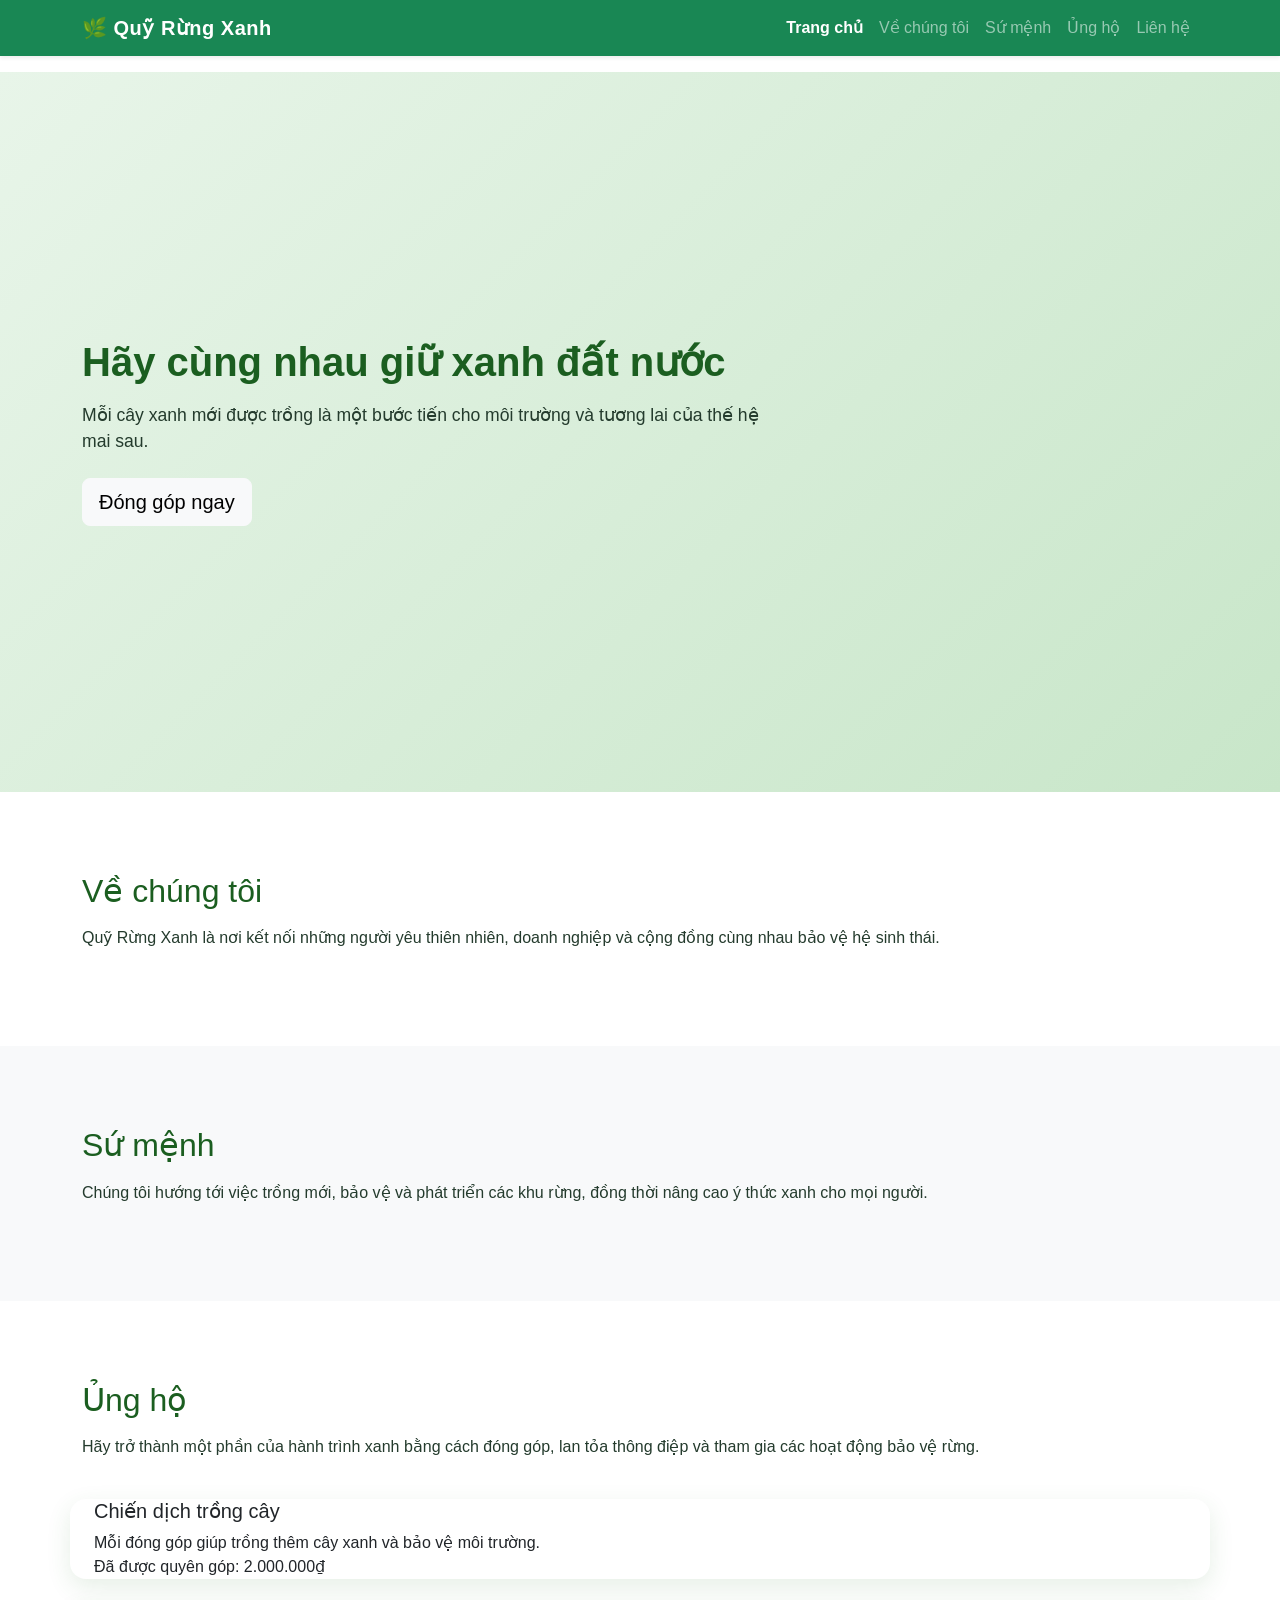
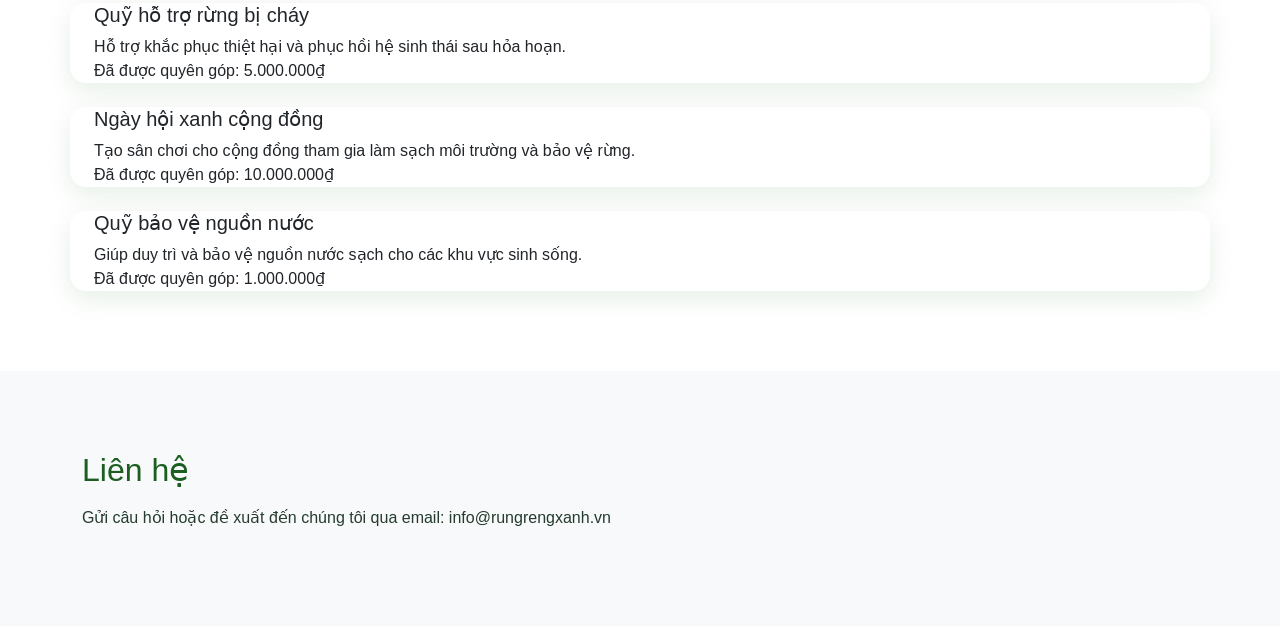
<file: index.html>
<!DOCTYPE html>
<html lang="vi">

<head>
    <meta charset="UTF-8">
    <meta name="viewport" content="width=device-width, initial-scale=1.0">
    <title>Quỹ Rừng Xanh</title>
    <link href="https://cdn.jsdelivr.net/npm/bootstrap@5.3.3/dist/css/bootstrap.min.css" rel="stylesheet">
    <link rel="stylesheet" href="index.css">
</head>

<body>
    <nav class="navbar navbar-expand-lg navbar-dark bg-success shadow-sm fixed-top">
        <div class="container">
            <a class="navbar-brand fw-bold" href="#home">🌿 Quỹ Rừng Xanh</a>
            <button class="navbar-toggler" type="button" data-bs-toggle="collapse" data-bs-target="#navbarNav"
                aria-controls="navbarNav" aria-expanded="false" aria-label="Toggle navigation">
                <span class="navbar-toggler-icon"></span>
            </button>
            <div class="collapse navbar-collapse" id="navbarNav">
                <ul class="navbar-nav ms-auto">
                    <li class="nav-item">
                        <a class="nav-link active" aria-current="page" href="#home">Trang chủ</a>
                    </li>
                    <li class="nav-item">
                        <a class="nav-link" href="#about">Về chúng tôi</a>
                    </li>
                    <li class="nav-item">
                        <a class="nav-link" href="#mission">Sứ mệnh</a>
                    </li>
                    <li class="nav-item">
                        <a class="nav-link" href="#support">Ủng hộ</a>
                    </li>
                    <li class="nav-item">
                        <a class="nav-link" href="#contact">Liên hệ</a>
                    </li>
                </ul>
            </div>
        </div>
    </nav>

    <main>
        <div id="home" class="hero-section">
            <div class="container py-5">
                <h1>Hãy cùng nhau giữ xanh đất nước</h1>
                <p>Mỗi cây xanh mới được trồng là một bước tiến cho môi trường và tương lai của thế hệ mai sau.</p>
                <a class="btn btn-light btn-lg" href="#support">Đóng góp ngay</a>
            </div>
        </div>

        <div id="about" class="content-section">
            <div class="container">
                <h2>Về chúng tôi</h2>
                <p>Quỹ Rừng Xanh là nơi kết nối những người yêu thiên nhiên, doanh nghiệp và cộng đồng cùng nhau bảo vệ
                    hệ sinh thái.</p>
            </div>
        </div>

        <div id="mission" class="content-section bg-light">
            <div class="container">
                <h2>Sứ mệnh</h2>
                <p>Chúng tôi hướng tới việc trồng mới, bảo vệ và phát triển các khu rừng, đồng thời nâng cao ý thức xanh
                    cho mọi người.</p>
            </div>
        </div>

        <div id="support" class="content-section">
            <div class="container">
                <h2>Ủng hộ</h2>
                <p>Hãy trở thành một phần của hành trình xanh bằng cách đóng góp, lan tỏa thông điệp và tham gia các
                    hoạt động bảo vệ rừng.</p>
                <div id="charity-list" class="row g-4 mt-3"></div>
            </div>
        </div>

        <div id="contact" class="content-section bg-light">
            <div class="container">
                <h2>Liên hệ</h2>
                <p>Gửi câu hỏi hoặc đề xuất đến chúng tôi qua email: info@rungrengxanh.vn</p>
            </div>
        </div>
    </main>

    <script src="https://cdn.jsdelivr.net/npm/bootstrap@5.3.3/dist/js/bootstrap.bundle.min.js"></script>
    <script src="index.js"></script>
</body>

</html>
</file>
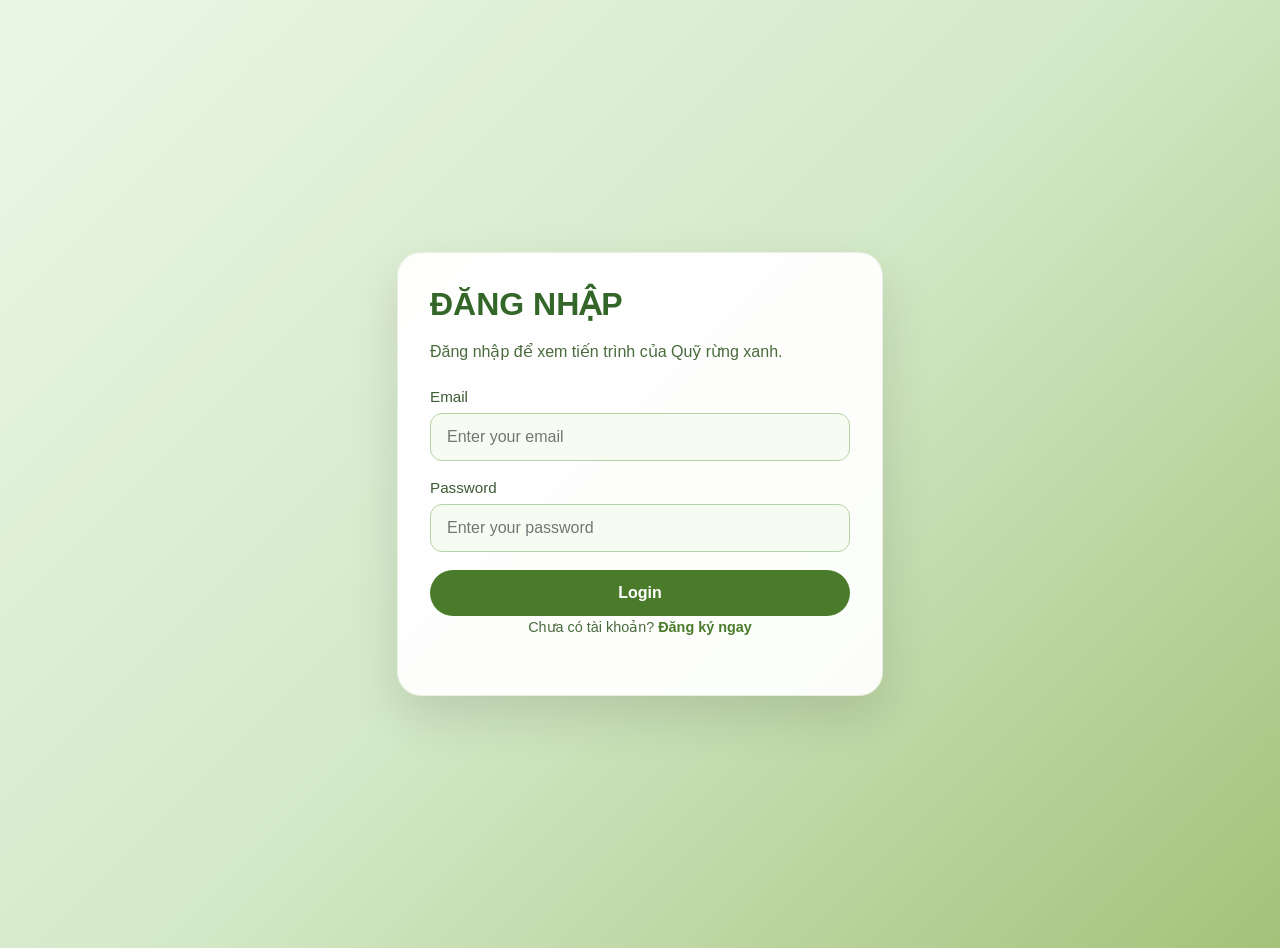
<file: login.html>
<!DOCTYPE html>
<html lang="en">
<head>
    <meta charset="UTF-8">
    <meta name="viewport" content="width=device-width, initial-scale=1.0">
    <title>Quỹ rừng xanh</title>
    <link rel="stylesheet" href="login.css">
</head>
<body>
    <div class="login-wrapper">
        <div class="login-card">
            <h1>Đăng nhập</h1>
            <p>Đăng nhập để xem tiến trình của Quỹ rừng xanh.</p>
            <form id="login">
                <div class="login-field">
                    <label>Email</label>
                    <input type="text" id="email" placeholder="Enter your email">
                </div>
                <div class="login-field">
                    <label>Password</label>
                    <input type="text" id="password" placeholder="Enter your password">
                </div>
                <div class="login-actions">
                    <button class="login-button" type="submit">Login</button>
                </div>
            </form>
            <p class="login-info">Chưa có tài khoản? <a href="http://127.0.0.1:5500/spck/signup.html">Đăng ký ngay</a></p>
        </div>
    </div>
    <script src="login.js"></script>
</body>
</html>
</file>
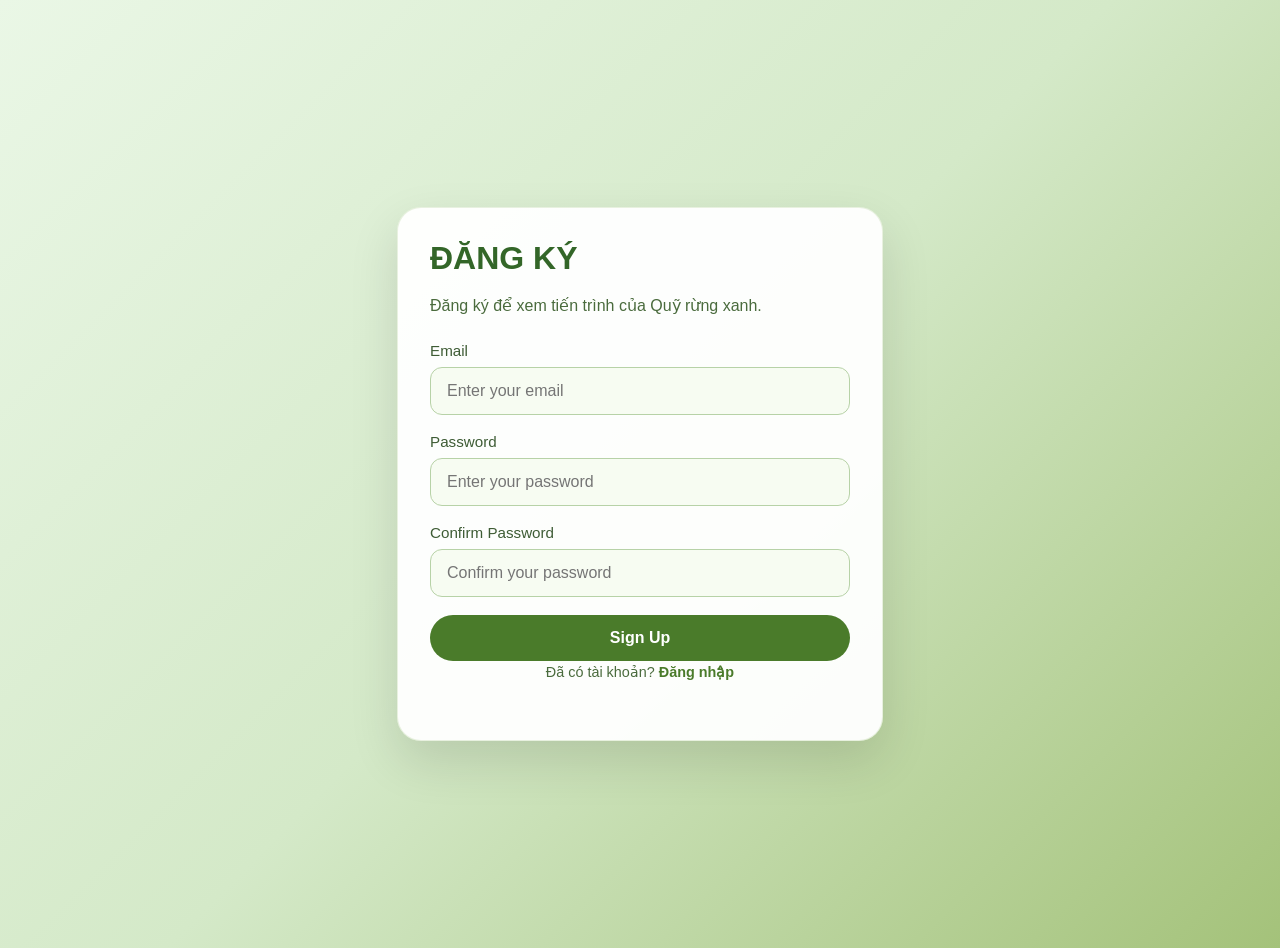
<file: signup.html>
<!DOCTYPE html>
<html lang="en">

<head>
    <meta charset="UTF-8">
    <meta name="viewport" content="width=device-width, initial-scale=1.0">
    <title>Quỹ rừng xanh</title>
    <link rel="stylesheet" href="signup.css">
</head>

<body>
    <div class="signup-wrapper">
        <div class="signup-card">
            <h1>Đăng ký</h1>
            <p>Đăng ký để xem tiến trình của Quỹ rừng xanh.</p>
            <form id="signup">
                <div class="signup-field">
                    <label>Email</label>
                    <input type="text" id="email" placeholder="Enter your email">
                </div>
                <div class="signup-field">
                    <label>Password</label>
                    <input type="text" id="password" placeholder="Enter your password">
                </div>
                <div class="signup-field">
                    <label>Confirm Password</label>
                    <input type="text" id="confirm-password" placeholder="Confirm your password">
                </div>
                <div class="signup-actions">
                    <button class="signup-button" type="submit">Sign Up</button>
                </div>
            </form>
            <p class="signup-info">Đã có tài khoản? <a href="http://127.0.0.1:5500/spck/login.html">Đăng nhập</a></p>
        </div>
    </div>
    <script src="signup.js"></script>
</body>

</html>
</file>
<file: index.css>
:root {
    --green: #2e7d32;
    --green-dark: #1b5e20;
    --text: #243b2d;
}

body {
    font-family: Arial, sans-serif;
    color: var(--text);
    padding-top: 72px;
}

.navbar-brand {
    letter-spacing: 0.5px;
}

.hero-section {
    background: linear-gradient(135deg, #e8f5e9 0%, #c8e6c9 100%);
    min-height: 80vh;
    display: flex;
    align-items: center;
}

.hero-section h1 {
    font-size: 2.5rem;
    font-weight: 700;
    color: var(--green-dark);
    margin-bottom: 1rem;
}

.hero-section p {
    font-size: 1.1rem;
    max-width: 700px;
    margin-bottom: 1.5rem;
}

.content-section {
    padding: 80px 0;
}

.content-section h2 {
    color: var(--green-dark);
    margin-bottom: 1rem;
}

.navbar .nav-link.active {
    font-weight: 600;
    color: #fff !important;
}

#charity-list .card {
    border: none;
    border-radius: 16px;
    box-shadow: 0 8px 24px rgba(46, 125, 50, 0.12);
    transition: transform 0.2s ease;
}

#charity-list .card:hover {
    transform: translateY(-4px);
}

#charity-list .card-title {
    color: var(--green-dark);
    font-weight: 700;
}

#charity-list .card-text {
    color: #4b5b4f;
}
</file>
<file: login.css>
body {
  margin: 0;
  font-family: "Segoe UI", Tahoma, Geneva, Verdana, sans-serif;
  background: linear-gradient(135deg, #eaf7e6 0%, #d4e9c8 50%, #a4c27a 100%);
  color: #214d1b;
  min-height: 100vh;
}

.login-wrapper {
  display: flex;
  align-items: center;
  justify-content: center;
  min-height: 100vh;
  padding: 24px;
}

.login-card {
  width: 100%;
  max-width: 420px;
  background: rgba(255, 255, 255, 0.95);
  border-radius: 24px;
  box-shadow: 0 20px 50px rgba(0, 0, 0, 0.12);
  padding: 32px;
  border: 1px solid rgba(136, 179, 90, 0.18);
}

.login-card h1 {
  margin: 0 0 16px;
  font-size: 32px;
  letter-spacing: 4%;
  text-transform: uppercase;
  color: #336628;
}

.login-card p {
  margin: 0 0 24px;
  line-height: 1.6;
  color: #4a6b3d;
}

.login-field {
  display: flex;
  flex-direction: column;
  margin-bottom: 18px;
}

.login-field label {
  margin-bottom: 8px;
  font-size: 0.95rem;
  color: #3e5c35;
}

.login-field input {
  padding: 14px 16px;
  border: 1px solid #b7d2a7;
  border-radius: 12px;
  font-size: 1rem;
  color: #22331b;
  background: #f7fcf2;
  outline: none;
  transition: border-color 0.2s ease, box-shadow 0.2s ease;
}

.login-field input:focus {
  border-color: #6aa34a;
  box-shadow: 0 0 0 4px rgba(145, 201, 105, 0.16);
}

.login-actions {
  display: flex;
  flex-direction: column;
  gap: 14px;
  margin-top: 8px;
}

.login-button {
  padding: 14px 18px;
  border: none;
  border-radius: 999px;
  background: #4a7b2a;
  color: white;
  font-size: 1rem;
  font-weight: 600;
  cursor: pointer;
  transition: transform 0.2s ease, background 0.2s ease;
}

.login-button:hover {
  background: #386321;
  transform: translateY(-1px);
}

.login-info {
  text-align: center;
  font-size: 0.9rem;
  color: #5f7a4d;
}

.login-info a {
  color: #4a7b2a;
  text-decoration: none;
  font-weight: 600;
}
</file>
<file: signup.css>
body {
  margin: 0;
  font-family: "Segoe UI", Tahoma, Geneva, Verdana, sans-serif;
  background: linear-gradient(135deg, #eaf7e6 0%, #d4e9c8 50%, #a4c27a 100%);
  color: #214d1b;
  min-height: 100vh;
}

.signup-wrapper {
  display: flex;
  align-items: center;
  justify-content: center;
  min-height: 100vh;
  padding: 24px;
}

.signup-card {
  width: 100%;
  max-width: 420px;
  background: rgba(255, 255, 255, 0.95);
  border-radius: 24px;
  box-shadow: 0 20px 50px rgba(0, 0, 0, 0.12);
  padding: 32px;
  border: 1px solid rgba(136, 179, 90, 0.18);
}

.signup-card h1 {
  margin: 0 0 16px;
  font-size: 32px;
  letter-spacing: 4%;
  text-transform: uppercase;
  color: #336628;
}

.signup-card p {
  margin: 0 0 24px;
  line-height: 1.6;
  color: #4a6b3d;
}

.signup-field {
  display: flex;
  flex-direction: column;
  margin-bottom: 18px;
}

.signup-field label {
  margin-bottom: 8px;
  font-size: 0.95rem;
  color: #3e5c35;
}

.signup-field input {
  padding: 14px 16px;
  border: 1px solid #b7d2a7;
  border-radius: 12px;
  font-size: 1rem;
  color: #22331b;
  background: #f7fcf2;
  outline: none;
  transition: border-color 0.2s ease, box-shadow 0.2s ease;
}

.signup-field input:focus {
  border-color: #6aa34a;
  box-shadow: 0 0 0 4px rgba(145, 201, 105, 0.16);
}

.signup-actions {
  display: flex;
  flex-direction: column;
  gap: 14px;
  margin-top: 8px;
}

.signup-button {
  padding: 14px 18px;
  border: none;
  border-radius: 999px;
  background: #4a7b2a;
  color: white;
  font-size: 1rem;
  font-weight: 600;
  cursor: pointer;
  transition: transform 0.2s ease, background 0.2s ease;
}

.signup-button:hover {
  background: #386321;
  transform: translateY(-1px);
}

.signup-info {
  text-align: center;
  font-size: 0.9rem;
  color: #5f7a4d;
}

.signup-info a {
  color: #4a7b2a;
  text-decoration: none;
  font-weight: 600;
}
</file>
